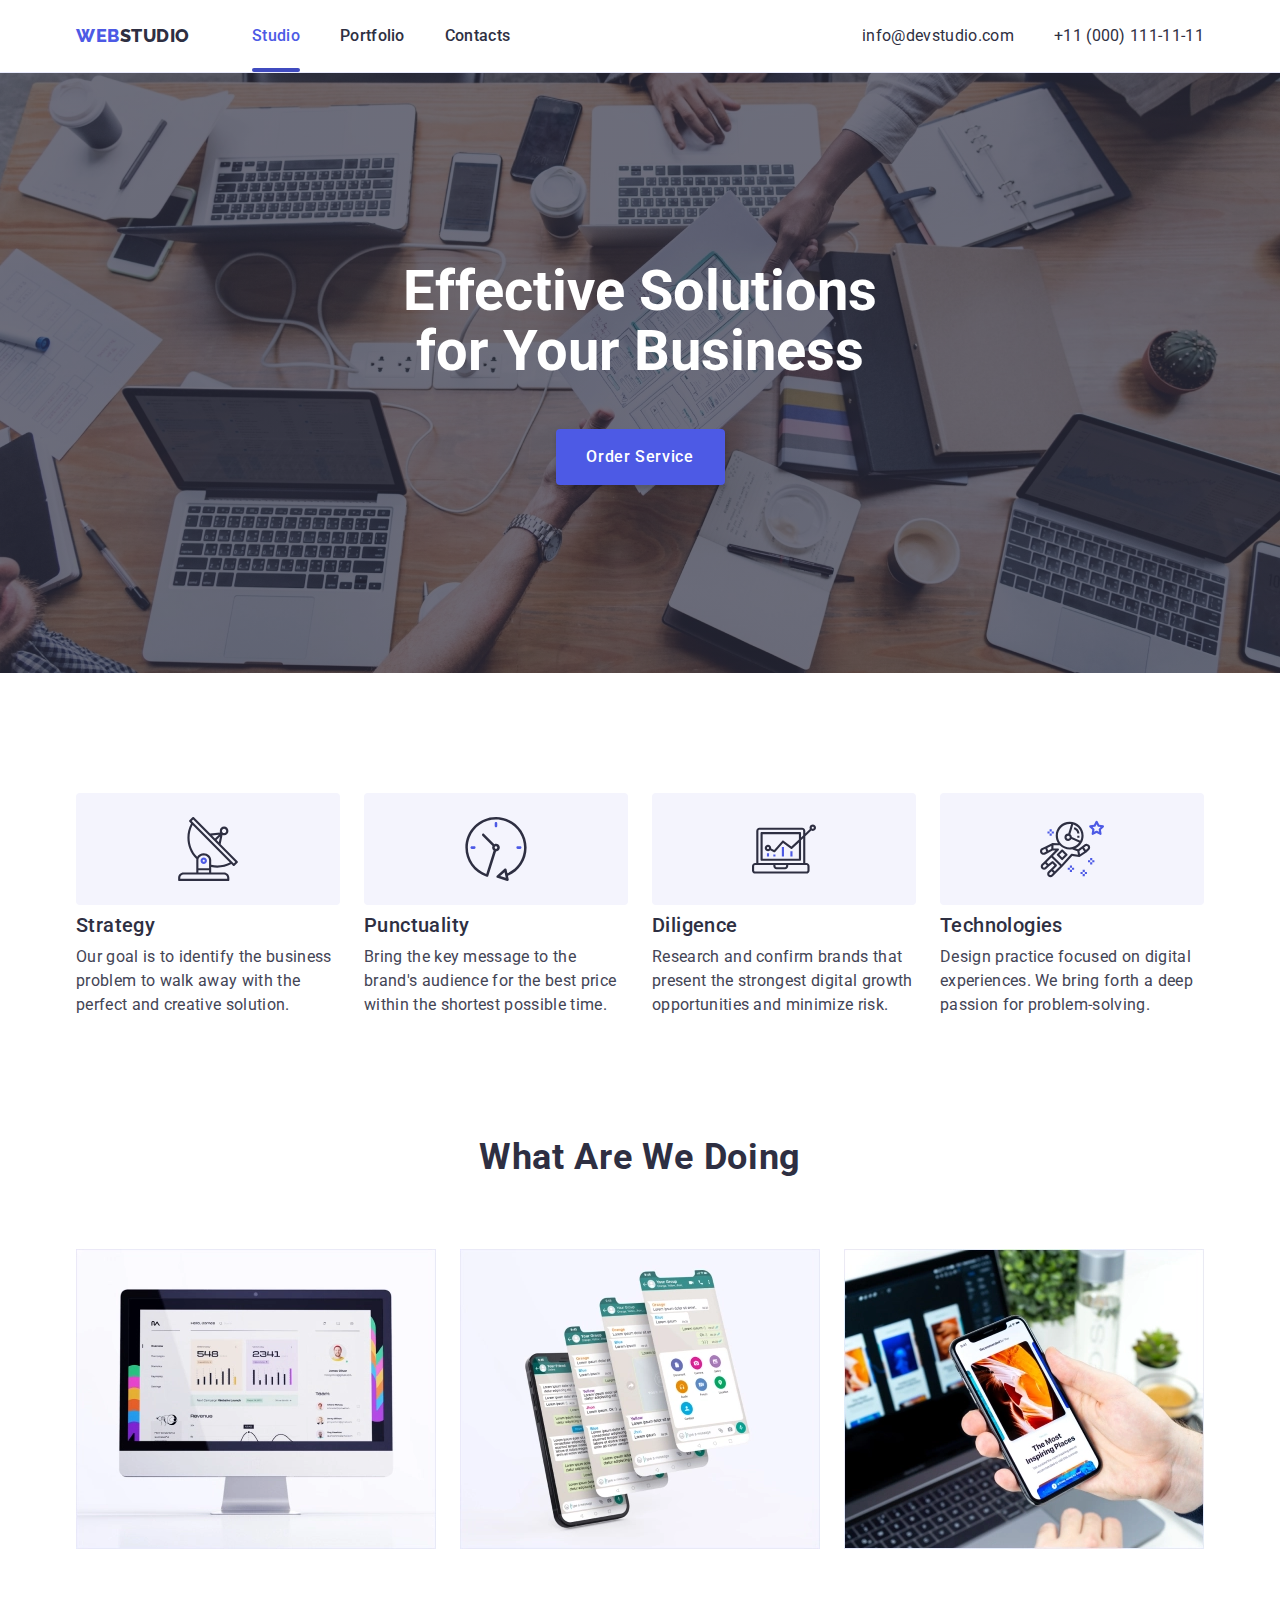
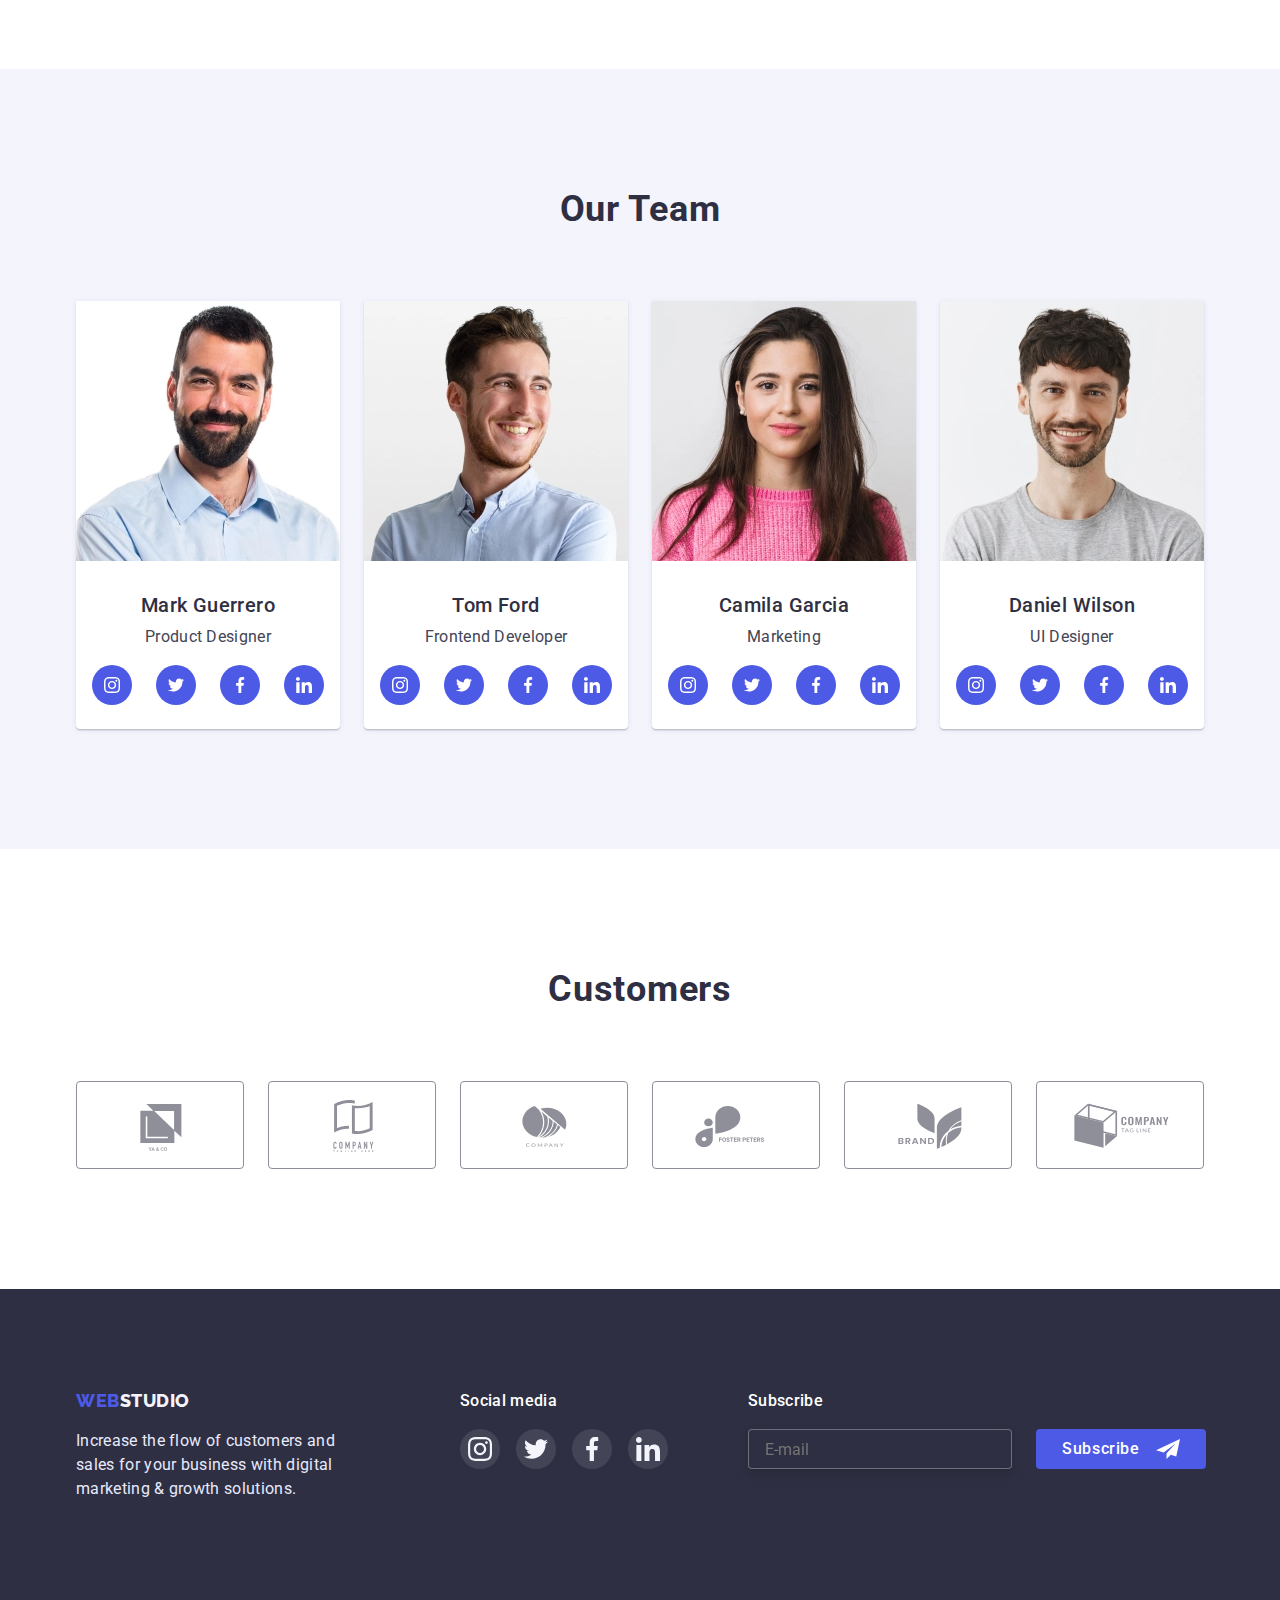
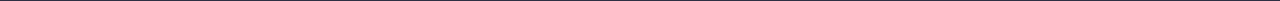
<file: index.html>
<!DOCTYPE html>
<html lang="en">
<head>
    <meta charset="UTF-8">
    <meta http-equiv="X-UA-Compatible" content="IE=edge">
    <meta name="viewport" content="width=device-width, initial-scale=1.0">
    <title>WEBSTUDIO</title>
    <link rel="stylesheet" href="https://cdnjs.cloudflare.com/ajax/libs/modern-normalize/1.1.0/modern-normalize.min.css">
    <link rel="preconnect" href="https://fonts.googleapis.com">
    <link rel="preconnect" href="https://fonts.gstatic.com" crossorigin>
    <link href="https://fonts.googleapis.com/css2?family=Raleway:wght@800&family=Roboto:wght@400;500;700;900&display=swap" rel="stylesheet">
    <link rel="stylesheet" href="./css/styles.css">
</head>
<body>
    <header class="header">
        <div class="container page-header-container">
            <a class="text-logo link" href="./index.html">Web<span class="header-logo">Studio</span></a>
            <nav class="header-nav">
                <ul class="menu list">
                    <li class="menu-item">
                        <a class="menu-link link current" href="./index.html">Studio</a>
                    </li>
                    <li class="menu-item">
                        <a class="menu-link link" href="./portfolio.html">Portfolio</a>
                    </li>
                    <li class="menu-item">
                        <a class="menu-link link" href="">Contacts</a>
                    </li>
                </ul>
            </nav>
            <button type="button" class="mobile-menu-open js-open-menu">
                <svg class="mobile-menu-open-icon" width="47px" height="47px">
                    <use href="./images/icons.svg#icon-hamburger"></use>
                </svg>
            </button>
            <div class="header-contacts-wrap">
                <a class="header-contacts header-tel link" href="mailto:info@devstudio.com">info@devstudio.com</a>
                <a class="header-contacts header-email link" href="tel:+110001111111">+11 (000) 111-11-11</a>
            </div>
        </div>
        <div class="mobile-menu js-menu-container">
            <div class="container mobile-menu-container">
                <button type="button" class="mobile-menu-close-btn js-close-menu">
                    <svg class="mobile-menu-close-btn-icon" width="8px" height="8px">
                        <use href="./images/icons.svg#icon-close"></use>
                    </svg>
                </button>
                <nav class="mobile-nav">
                    <ul class="mobile-nav-menu list">
                        <li class="mobile-nav-menu-item">
                            <a class="mobile-nav-menu-link link" href="./index.html">Studio</a>
                        </li>
                        <li class="mobile-nav-menu-item">
                            <a class="mobile-nav-menu-link link" href="./portfolio.html">Portfolio</a>
                        </li>
                        <li class="mobile-nav-menu-item">
                            <a class="mobile-nav-menu-link link current-mobile" href="">Contacts</a>
                        </li>
                    </ul>
                </nav>
                <div class="mobile-contacts-wrap">
                    <div class="mobile-contacts">
                        <a class="mobile-menu-tel link" href="tel:+110001111111">+11 (000) 111-11-11</a>
                        <a class="mobile-menu-email link" href="mailto:info@devstudio.com">info@devstudio.com</a>
                    </div>
                    <div class="mobile-soc">
                        <ul class="mobile-soc-list list">
                            <li class="mobile-soc-item">
                                <a href="https://www.instagram.com/" 
                                    rel="noopener noreferrer nofollow" 
                                    target="_blank" 
                                    class="mobile-soc-link link">
                                    <svg class="mobile-soc-icon" width="16" height="16">
                                        <use href="./images/icons.svg#icon-instagram"></use>
                                    </svg>
                                </a>
                            </li>
                            <li class="mobile-soc-item">
                                <a href="https://twitter.com/" 
                                    rel="noopener noreferrer nofollow" 
                                    target="_blank" 
                                    class="mobile-soc-link link">
                                    <svg class="mobile-soc-icon" width="16" height="16">
                                        <use href="./images/icons.svg#icon-twitter"></use>
                                    </svg>
                                </a>
                            </li>                                    
                            <li class="mobile-soc-item">
                                <a href="https://www.facebook.com/" 
                                    rel="noopener noreferrer nofollow" 
                                    target="_blank" 
                                    class="mobile-soc-link link">
                                    <svg class="mobile-soc-icon" width="16" height="16">
                                        <use href="./images/icons.svg#icon-facebook"></use>
                                    </svg>
                                </a>
                            </li>
                            <li class="mobile-soc-item">
                                <a href="https://www.linkedin.com/" 
                                    rel="noopener noreferrer nofollow" 
                                    target="_blank" 
                                    class="mobile-soc-link link">
                                    <svg class="mobile-soc-icon" width="16" height="16">
                                        <use href="./images/icons.svg#icon-linkedin"></use>
                                    </svg>
                                </a>
                            </li>
                        </ul>
                    </div>    
                </div>
            </div>
        </div>
    </header>
    <main>
        <section class="section hero">
            <div class="container hero-container">
                <h1 class="hero-title">Effective Solutions for Your Business</h1>   
                <button class="order-btn" type="button" data-modal-open>Order Service</button>
            </div>
        </section>
        <section class="section merits">
            <div class="container merits-container">
                <h2 class="visually-hidden">Merits</h2>
                <ul class="merits-list list">
                    <li class="merits-item">
                        <div class="merits-bg">
                            <svg class="merits-icon" width="64" height="64">
                                <use href="./images/icons.svg#icon-antenna"></use>
                            </svg>
                        </div>
                        <h3 class="sub-title merits-sub-title">Strategy</h3>
                        <p class="regular-text">Our goal is to identify the business problem to walk away with the perfect and creative solution.</p>
                    </li>
                    <li class="merits-item">
                        <div class="merits-bg">
                            <svg class="merits-icon" width="64" height="64">
                                <use href="./images/icons.svg#icon-clock"></use>
                            </svg>
                        </div>
                        <h3 class="sub-title merits-sub-title">Punctuality</h3>
                        <p class="regular-text">Bring the key message to the brand's audience for the best price within the shortest possible time.</p>
                    </li>
                    <li class="merits-item">
                        <div class="merits-bg">
                            <svg class="merits-icon" width="64" height="64">
                                <use href="./images/icons.svg#icon-diagram"></use>
                            </svg>
                        </div>
                        <h3 class="sub-title merits-sub-title">Diligence</h3>
                        <p class="regular-text">Research and confirm brands that present the strongest digital growth opportunities and minimize risk.</p>
                    </li>
                    <li class="merits-item">
                        <div class="merits-bg">
                            <svg class="merits-icon" width="64" height="64">
                                <use href="./images/icons.svg#icon-astronaut"></use>
                            </svg>
                        </div>
                        <h3 class="sub-title merits-sub-title">Technologies</h3>
                        <p class="regular-text">Design practice focused on digital experiences. We bring forth a deep passion for problem-solving.</p>
                    </li>
                </ul>
            </div>
        </section>
        <section class="section accomplishments">
            <div class="container">
                <h2 class="title accomplishments-title">What are we doing</h2>
                <ul class="list">
                    <li>
                        <img 
                        srcset="./images/apple_imac@2x.webp 2x"
                        src="./images/apple_imac.webp" 
                        alt="Apple iMAC desktop personal computer" 
                        width="360" 
                        height="300"></li>
                    <li>
                        <img 
                        srcset="./images/smartphone_app@2x.webp 2x"
                        src="./images/smartphone_app.webp" 
                        alt="Smartphone with social network app" 
                        width="360" 
                        height="300"></li>
                    <li>
                        <img 
                        srcset="./images/travel_recomendation_app@2x.webp 2x"
                        src="./images/travel_recomendation_app.webp" 
                        alt="Photo on smartphone of The Most Inspiring Places" 
                        width="360" 
                        height="300"></li>
                </ul>
            </div>
        </section>       
    <section class="section team">
            <div class="container team-container">
                <h2 class="title team-title">Our Team</h2>
                <ul class="list team-list">
                    <li class="team-card">
                        <img 
                            srcset="./images/product_designer@2x.webp 2x" 
                            src="./images/product_designer.webp"
                            alt="Product Designer photo" 
                            style="width: 100%; height: 260px;">
                        <div class="team-card-wrap">
                            <h3 class="sub-title">Mark Guerrero</h3>
                            <p class="regular-text">Product Designer</p>
                            <ul class="team-soc-list list">
                                <li class="team-soc-item">
                                    <a href="https://www.instagram.com/" rel="noopener noreferrer nofollow" target="_blank" class="team-soc-link link">
                                        <svg class="team-soc-icon" width="16" height="16">
                                            <use href="./images/icons.svg#icon-instagram"></use>
                                        </svg>
                                    </a>
                                </li>
                                <li class="team-soc-item">
                                    <a href="https://twitter.com/" rel="noopener noreferrer nofollow" target="_blank" class="team-soc-link link">
                                        <svg class="team-soc-icon" width="16" height="16">
                                            <use href="./images/icons.svg#icon-twitter"></use>
                                        </svg>
                                    </a>
                                </li>                                    
                                <li class="team-soc-item">
                                    <a href="https://www.facebook.com/" rel="noopener noreferrer nofollow" target="_blank" class="team-soc-link link">
                                        <svg class="team-soc-icon" width="16" height="16">
                                            <use href="./images/icons.svg#icon-facebook"></use>
                                        </svg>
                                    </a>
                                </li>
                                <li class="team-soc-item">
                                    <a href="https://www.linkedin.com/" rel="noopener noreferrer nofollow" target="_blank" class="team-soc-link link">
                                        <svg class="team-soc-icon" width="16" height="16">
                                            <use href="./images/icons.svg#icon-linkedin"></use>
                                        </svg>
                                    </a>
                                </li>
                            </ul>
                        </div>
                    <li class="team-card">
                        <img 
                            srcset="./images/frontend_developer@2x.webp 2x" 
                            src="./images/frontend_developer.webp"
                            alt="Frontend Developer photo" 
                            style="width: 100%; height: 260px;">
                        <div class="team-card-wrap">
                            <h3 class="sub-title">Tom Ford</h3>
                            <p class="regular-text">Frontend Developer</p>
                            <ul class="team-soc-list list">
                                <li class="team-soc-item">
                                    <a href="https://www.instagram.com/" rel="noopener noreferrer nofollow" target="_blank" class="team-soc-link link">
                                        <svg class="team-soc-icon" width="16" height="16">
                                            <use href="./images/icons.svg#icon-instagram"></use>
                                        </svg>
                                    </a>
                                </li>
                                <li class="team-soc-item">
                                    <a href="https://twitter.com/" rel="noopener noreferrer nofollow" target="_blank" class="team-soc-link link">
                                        <svg class="team-soc-icon" width="16" height="16">
                                            <use href="./images/icons.svg#icon-twitter"></use>
                                        </svg>
                                    </a>
                                </li>
                                <li class="team-soc-item">
                                    <a href="https://www.facebook.com/" rel="noopener noreferrer nofollow" target="_blank" class="team-soc-link link">
                                        <svg class="team-soc-icon" width="16" height="16">
                                            <use href="./images/icons.svg#icon-facebook"></use>
                                        </svg>
                                    </a>
                                </li>
                                <li class="team-soc-item">
                                    <a href="https://www.linkedin.com/" rel="noopener noreferrer nofollow" target="_blank" class="team-soc-link link">
                                        <svg class="team-soc-icon" width="16" height="16">
                                            <use href="./images/icons.svg#icon-linkedin"></use>
                                        </svg>
                                    </a>
                                </li>
                            </ul>
                        </div>
                    </li>
                    <li class="team-card">
                        <img 
                            srcset="./images/women_marketing@2x.webp 2x" 
                            src="./images/women_marketing.webp"
                            alt="Photo of women from Marketing" 
                            style="width: 100%; height: 260px;">
                        <div class="team-card-wrap">
                            <h3 class="sub-title">Camila Garcia</h3>
                            <p class="regular-text">Marketing</p>
                            <ul class="team-soc-list list">
                                <li class="team-soc-item">
                                    <a href="https://www.instagram.com/" rel="noopener noreferrer nofollow" target="_blank" class="team-soc-link link">
                                        <svg class="team-soc-icon" width="16" height="16">
                                            <use href="./images/icons.svg#icon-instagram"></use>
                                        </svg>
                                    </a>
                                </li>
                                <li class="team-soc-item">
                                    <a href="https://twitter.com/" rel="noopener noreferrer nofollow" target="_blank" class="team-soc-link link">
                                        <svg class="team-soc-icon" width="16" height="16">
                                            <use href="./images/icons.svg#icon-twitter"></use>
                                        </svg>
                                    </a>
                                </li>
                                <li class="team-soc-item">
                                    <a href="https://www.facebook.com/" rel="noopener noreferrer nofollow" target="_blank" class="team-soc-link link">
                                        <svg class="team-soc-icon" width="16" height="16">
                                            <use href="./images/icons.svg#icon-facebook"></use>
                                        </svg>
                                    </a>
                                </li>
                                <li class="team-soc-item">
                                    <a href="https://www.linkedin.com/" rel="noopener noreferrer nofollow" target="_blank" class="team-soc-link link">
                                        <svg class="team-soc-icon" width="16" height="16">
                                            <use href="./images/icons.svg#icon-linkedin"></use>
                                        </svg>
                                    </a>
                                </li>
                            </ul>
                        </div>
                    </li>
                    <li class="team-card">
                        <img 
                            srcset="./images/ui_designer@2x.webp 2x" 
                            src="./images/ui_designer.webp"
                            alt="User Interface Designer photo" 
                            style="width: 100%; height: 260px;">
                        <div class="team-card-wrap">
                            <h3 class="sub-title">Daniel Wilson</h3>
                            <p class="regular-text">UI Designer</p>
                            <ul class="team-soc-list list">
                                <li class="team-soc-item">
                                    <a href="https://www.instagram.com/" rel="noopener noreferrer nofollow" target="_blank" class="team-soc-link link">
                                        <svg class="team-soc-icon" width="16" height="16">
                                            <use href="./images/icons.svg#icon-instagram"></use>
                                        </svg>
                                    </a>
                                </li>
                                <li class="team-soc-item">
                                    <a href="https://twitter.com/" rel="noopener noreferrer nofollow" target="_blank" class="team-soc-link link">
                                        <svg class="team-soc-icon" width="16" height="16">
                                            <use href="./images/icons.svg#icon-twitter"></use>
                                        </svg>
                                    </a>
                                </li>
                                <li class="team-soc-item">
                                    <a href="https://www.facebook.com/" rel="noopener noreferrer nofollow" target="_blank" class="team-soc-link link">
                                        <svg class="team-soc-icon" width="16" height="16">
                                            <use href="./images/icons.svg#icon-facebook"></use>
                                        </svg>
                                    </a>
                                </li>
                                <li class="team-soc-item">
                                    <a href="https://www.linkedin.com/" rel="noopener noreferrer nofollow" target="_blank" class="team-soc-link link">
                                        <svg class="team-soc-icon" width="16" height="16">
                                            <use href="./images/icons.svg#icon-linkedin"></use>
                                        </svg>
                                    </a>
                                </li>
                            </ul>
                        </div>
                    </li>
                </ul>
            </div>
        </section>
        <section class="section customers">
            <div class="container">
                <h2 class="title">Customers</h2>
                <ul class="customer-list list">
                    <li class="customer-item">
                        <a href="" class="custome-link link">
                            <svg class="customer-icon" width="104" height="56">
                                <use href="./images/icons.svg#icon-yaandco"></use>
                            </svg>
                        </a></li>
                    <li class="customer-item">
                        <a href="" class="custome-link link">
                            <svg class="customer-icon" width="104" height="56">
                                <use href="./images/icons.svg#icon-cotagline"></use>
                            </svg>
                        </a></li>
                    <li class="customer-item">
                        <a href="" class="custome-link link">
                            <svg class="customer-icon" width="104" height="56">
                                <use href="./images/icons.svg#icon-company"></use>
                            </svg>
                        </a></li>
                    <li class="customer-item">
                        <a href="" class="custome-link link">
                            <svg class="customer-icon" width="104" height="56">
                                <use href="./images/icons.svg#icon-foster"></use>
                            </svg>
                        </a></li>
                    <li class="customer-item">
                        <a href="" class="custome-link link">
                            <svg class="customer-icon" width="104" height="56">
                                <use href="./images/icons.svg#icon-brand"></use>
                            </svg>
                        </a></li>
                    <li class="customer-item">
                        <a href="" class="custome-link link">
                            <svg class="customer-icon" width="104" height="56">
                                <use href="./images/icons.svg#icon-tagline"></use>
                            </svg>
                        </a></li>
                </ul>
            </div>
        </section>
    </main>
    <footer class="footer">
        <div class="container footer-container">
            <div class="footer-precept">
                <a class="text-logo link" href="./index.html">Web<span class="footer-logo">Studio</span></a>
                <p class="footer-txt regular-text">Increase the flow of customers and sales for your business with digital marketing & growth solutions.</p>
            </div>
            <div class="social">
                <p class="social-txt">Social media</p>
                <ul class="social-list list">
                    <li class="social-item">
                        <a href="https://www.instagram.com/" rel="noopener noreferrer nofollow" target="_blank" class="social-link link">
                            <svg class="social-icon" width="24" height="24">
                                <use href="./images/icons.svg#icon-instagram"></use>
                            </svg>
                        </a>
                    </li>
                    <li class="social-item">
                        <a href="https://twitter.com/" rel="noopener noreferrer nofollow" target="_blank" class="social-link link">
                            <svg class="social-icon" width="24" height="24">
                                <use href="./images/icons.svg#icon-twitter"></use>
                            </svg>
                        </a>
                    </li>
                    <li class="social-item">
                        <a href="https://www.facebook.com/" rel="noopener noreferrer nofollow" target="_blank" class="social-link link">
                            <svg class="social-icon" width="24" height="24">
                                <use href="./images/icons.svg#icon-facebook"></use>
                            </svg>
                        </a>
                    </li>
                    <li class="social-item">
                        <a href="https://www.linkedin.com/" rel="noopener noreferrer nofollow" target="_blank" class="social-link link">
                            <svg class="social-icon" width="24" height="24">
                                <use href="./images/icons.svg#icon-linkedin"></use>
                            </svg>
                        </a>
                    </li>
                </ul>
            </div>
            <div class="subscribe">
                <form class="subscribe-input">
                    <label class="subscribe-input-field">
                        <span class="subscribe-input-txt">Subscribe</span>
                        <span class="subscribe-wrap">
                            <input 
                                type="email"
                                class="subscribe-input-form"
                                placeholder="E-mail" 
                                name="user_email" 
                                required>
                            <button type="submit" class="subscribe-form-btn">Subscribe
                                <svg class="subscribe-form-btn-icon" width="24px" height="24px">
                                    <use href="./images/icons.svg#icon-send"></use>
                                </svg>
                            </button>
                        </span>
                    </label>
                </form>
            </div>
        </div>
    </footer>
    <div class="backdrop is-hidden" data-modal>
        <div class="modal">
            <button type="button" class="modal-close-btn" data-modal-close>
                <svg class="modal-close-btn-icon">
                    <use href="./images/icons.svg#icon-close"></use>
                </svg>
            </button>
            <p class="modal-txt">Leave your contacts and we will call you back</p>
            <form class="contact-form">
                <label class="contact-form-field">
                    <span class="contact-form-input-txt">Name</span>
                    <span class="contact-form-input-wrap">
                        <input 
                            type="text" 
                            class="contact-form-input" 
                            placeholder="" 
                            name="user_name" 
                            required
                            pattern="^[a-zA-Z]+$">
                        <svg class="contact-form-input-icon">
                            <use href="./images/icons.svg#icon-person"></use>
                        </svg>
                    </span>    
                </label>
                <label class="contact-form-field">
                    <span class="contact-form-input-txt">Phone</span>
                    <span class="contact-form-input-wrap">
                        <input 
                            type="tel" 
                            class="contact-form-input" 
                            placeholder="" 
                            name="user_phone" 
                            required
                            pattern="[0-9]{3}-[0-9]{3}-[0-9]{2}-[0-9]{2}"
                            title="xxx-xxx-xx-xx">
                        <svg class="contact-form-input-icon">
                            <use href="./images/icons.svg#icon-phone"></use>
                        </svg>
                    </span>
                </label>
                <label class="contact-form-field">
                    <span class="contact-form-input-txt">Email</span>
                    <span class="contact-form-input-wrap">
                        <input 
                            type="email" 
                            class="contact-form-input" 
                            placeholder="" 
                            name="user_email" 
                            required>
                        <svg class="contact-form-input-icon">
                            <use href="./images/icons.svg#icon-email"></use>
                        </svg>
                    </span>    
                </label>
                <label class="contact-form-field">
                    <span class="contact-form-input-txt">Comment</span>
                    <textarea 
                        name="user-message" 
                        class="contact-form-message" 
                        placeholder="Text input"
                    ></textarea>
                </label>
                <div class="contact-form-fieldset-wrap">                
                    <input 
                        id="user-policy"
                        type="checkbox" 
                        class="contact-form-check visually-hidden" 
                        name="user_policy">
                    <label 
                        for="user-policy" 
                        class="contact-form-fieldset-desc"
                        >I accept the terms and conditions of the&nbsp;<a href="" class="contact-form-fieldset-link">Privacy Policy</a>
                    </label>
                </div>
                <div class="contact-form-btn-wrap">
                    <button type="submit" class="contact-form-btn">Send</button>
                </div>
            </form>
        </div>
    </div>
    <script src="./js/mobile-menu.js"></script>
    <script src="./js/modal.js"></script>
</body>
</html>
</file>
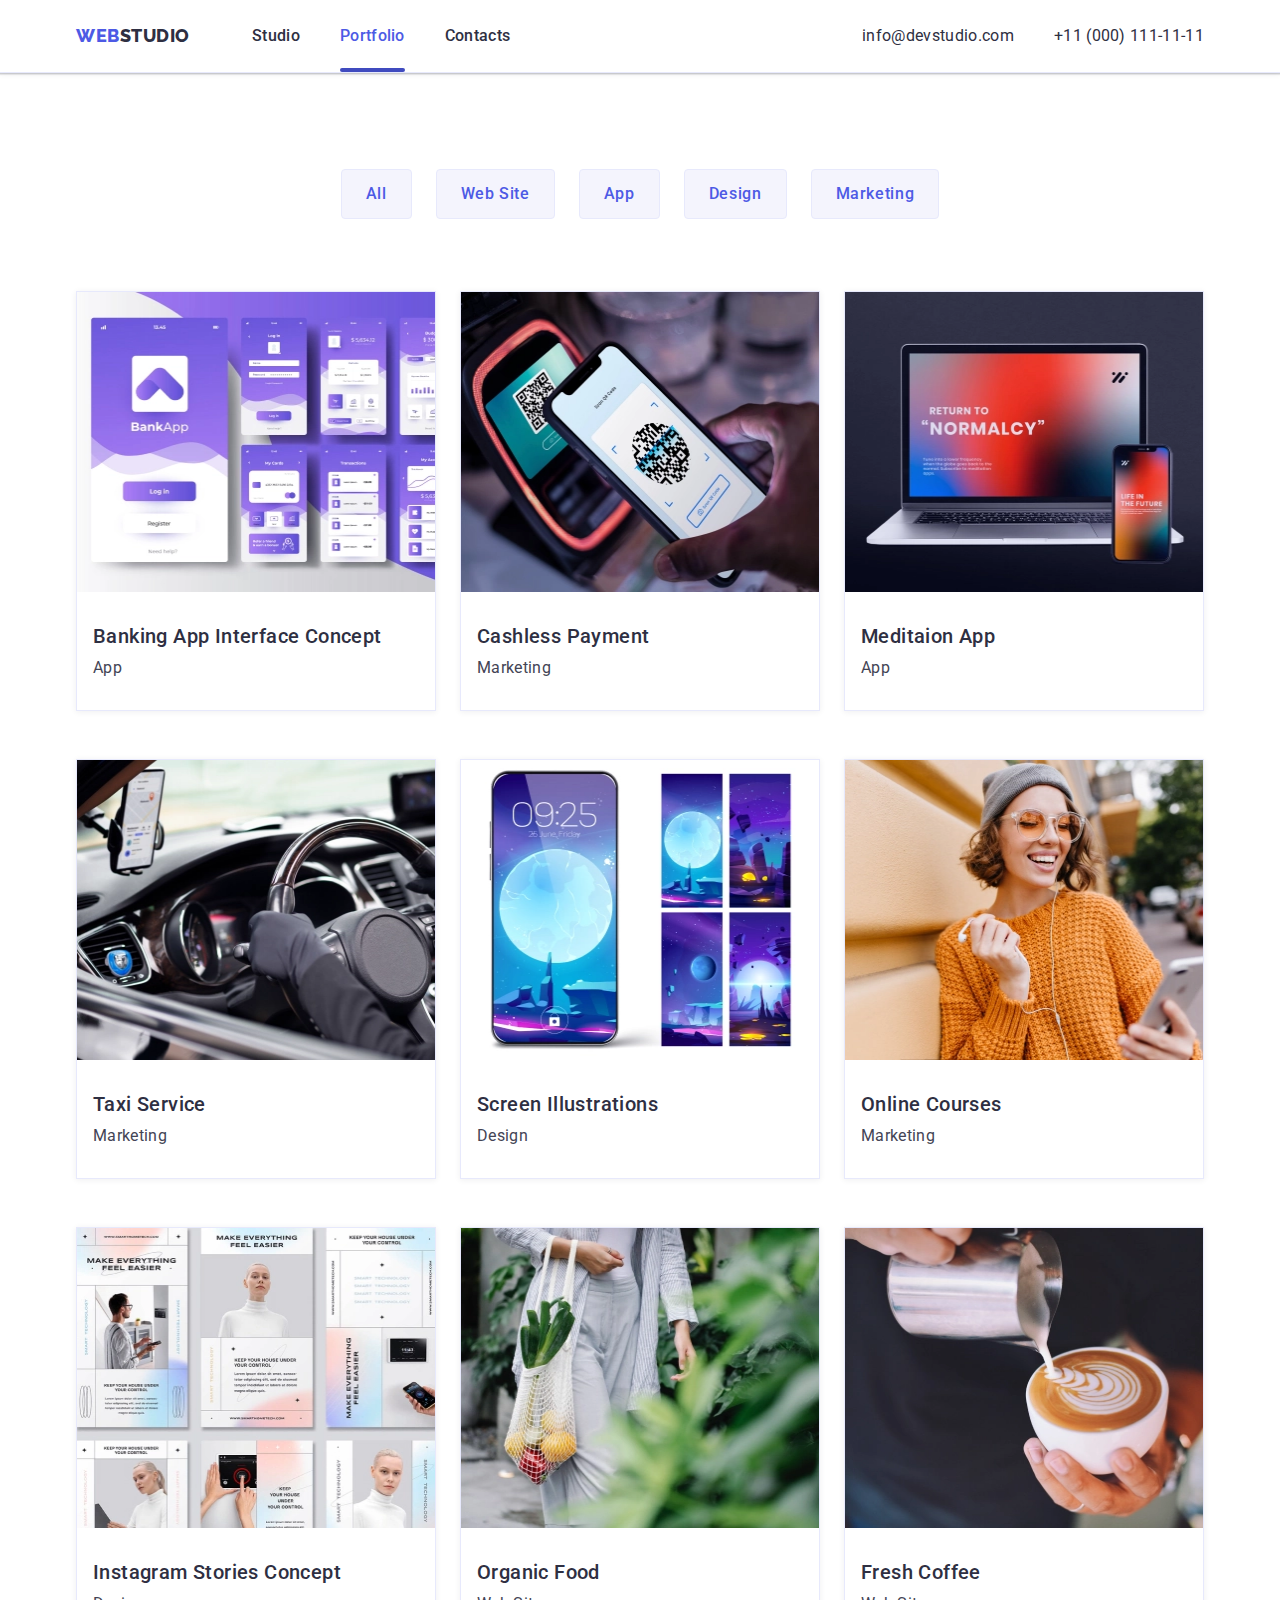
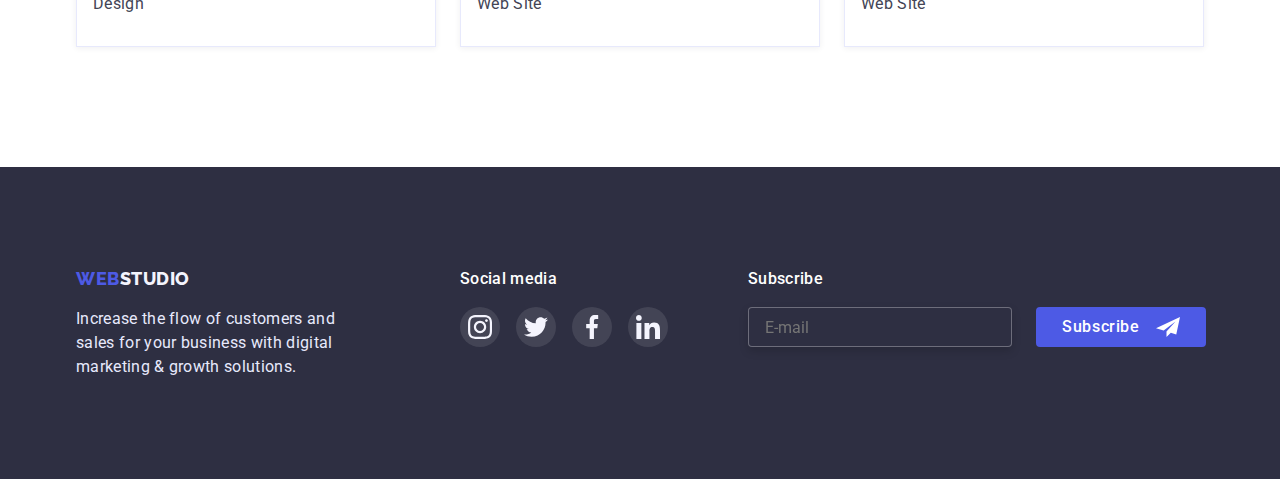
<file: portfolio.html>
<!DOCTYPE html>
<html lang="en">
<head>
    <meta charset="UTF-8">
    <meta http-equiv="X-UA-Compatible" content="IE=edge">
    <meta name="viewport" content="width=device-width, initial-scale=1.0">
    <title>Portfolio</title>
    <link rel="stylesheet" href="https://cdnjs.cloudflare.com/ajax/libs/modern-normalize/1.1.0/modern-normalize.min.css">
    <link rel="preconnect" href="https://fonts.googleapis.com">
    <link rel="preconnect" href="https://fonts.gstatic.com" crossorigin>
    <link href="https://fonts.googleapis.com/css2?family=Raleway:wght@800&family=Roboto:wght@400;500;700;900&display=swap" rel="stylesheet">
    <link rel="stylesheet" href="./css/styles.css">
</head>
<body>
    <header class="header">
        <div class="container page-header-container">
            <a class="text-logo link" href="./index.html">Web<span class="header-logo">Studio</span></a>
            <nav class="header-nav">
                <ul class="menu list">
                    <li class="menu-item">
                        <a class="menu-link link" href="./index.html">Studio</a>
                    </li>
                    <li class="menu-item">
                        <a class="menu-link link current" href="./portfolio.html">Portfolio</a>
                    </li>
                    <li class="menu-item">
                        <a class="menu-link link" href="">Contacts</a>
                    </li>
                </ul>
            </nav>
            <button type="button" class="mobile-menu-open js-open-menu" aria-expanded="true" aria-controls="mobile-menu">
                <svg class="mobile-menu-open-icon" width="32px" height="22px">
                    <use href="./images/icons.svg#icon-hamburger"></use>
                </svg>
            </button>
            <div class="header-contacts-wrap">
                <a class="header-contacts header-tel link" href="mailto:info@devstudio.com">info@devstudio.com</a>
                <a class="header-contacts header-email link" href="tel:+110001111111">+11 (000) 111-11-11</a>
            </div>
        </div>
        <div class="mobile-menu js-menu-container">
            <div class="container mobile-menu-container">
                <button type="button" class="mobile-menu-close-btn js-close-menu">
                    <svg class="mobile-menu-close-btn-icon" width="8px" height="8px">
                        <use href="./images/icons.svg#icon-close"></use>
                    </svg>
                </button>
                <nav class="mobile-nav">
                    <ul class="mobile-nav-menu list">
                        <li class="mobile-nav-menu-item">
                            <a class="mobile-nav-menu-link link" href="./index.html">Studio</a>
                        </li>
                        <li class="mobile-nav-menu-item">
                            <a class="mobile-nav-menu-link link" href="./portfolio.html">Portfolio</a>
                        </li>
                        <li class="mobile-nav-menu-item">
                            <a class="mobile-nav-menu-link link current-mobile" href="">Contacts</a>
                        </li>
                    </ul>
                </nav>
                <div class="mobile-contacts-wrap">
                    <div class="mobile-contacts">
                        <a class="mobile-menu-tel link" href="tel:+110001111111">+11 (000) 111-11-11</a>
                        <a class="mobile-menu-email link" href="mailto:info@devstudio.com">info@devstudio.com</a>
                    </div>
                    <div class="mobile-soc">
                        <ul class="mobile-soc-list list">
                            <li class="mobile-soc-item">
                                <a href="https://www.instagram.com/" 
                                    rel="noopener noreferrer nofollow" 
                                    target="_blank" 
                                    class="mobile-soc-link link">
                                    <svg class="mobile-soc-icon" width="16" height="16">
                                        <use href="./images/icons.svg#icon-instagram"></use>
                                    </svg>
                                </a>
                            </li>
                            <li class="mobile-soc-item">
                                <a href="https://twitter.com/" 
                                    rel="noopener noreferrer nofollow" 
                                    target="_blank" 
                                    class="mobile-soc-link link">
                                    <svg class="mobile-soc-icon" width="16" height="16">
                                        <use href="./images/icons.svg#icon-twitter"></use>
                                    </svg>
                                </a>
                            </li>                                    
                            <li class="mobile-soc-item">
                                <a href="https://www.facebook.com/" 
                                    rel="noopener noreferrer nofollow" 
                                    target="_blank" 
                                    class="mobile-soc-link link">
                                    <svg class="mobile-soc-icon" width="16" height="16">
                                        <use href="./images/icons.svg#icon-facebook"></use>
                                    </svg>
                                </a>
                            </li>
                            <li class="mobile-soc-item">
                                <a href="https://www.linkedin.com/" 
                                    rel="noopener noreferrer nofollow" 
                                    target="_blank" 
                                    class="mobile-soc-link link">
                                    <svg class="mobile-soc-icon" width="16" height="16">
                                        <use href="./images/icons.svg#icon-linkedin"></use>
                                    </svg>
                                </a>
                            </li>
                        </ul>
                    </div>    
                </div>
            </div>
        </div>
    </header>
    <main>
        <section class="section projects">
            <div class="container projects-container">
                <h2 class="visually-hidden">Filters</h2>
                <ul class="projects-filters list">
                    <li><button class="filter-btn" type="button">All</button></li>
                    <li><button class="filter-btn" type="button">Web Site</button></li>
                    <li><button class="filter-btn" type="button">App</button></li>
                    <li><button class="filter-btn" type="button">Design</button></li>
                    <li><button class="filter-btn" type="button">Marketing</button></li>
                </ul>
                <ul class="project-cards list">
                    <li class="project-card">
                        <a href="#" class="projects-list-link-wrap link">
                            <div class="img-wrapper">
                                <picture>
                                    <source 
                                        srcset="./images/banking_app_interface_concept.webp 1x,
                                                ./images/banking_app_interface_concept@2x.webp 2x"
                                        media="(min-width: 1200px)">
                                    <source 
                                        srcset="./images/banking_app_interface_concept_tablet.webp 1x,
                                                ./images/banking_app_interface_concept_tablet@2x.webp 2x"
                                        media="(min-width: 768px)">
                                    <source 
                                        srcset="./images/banking_app_interface_concept_mobile.webp 1x,
                                                ./images/banking_app_interface_concept_mobile@2x.webp 2x"
                                        media="(max-width: 767px)">
                                    <img 
                                        src="./images/banking_app_interface_concept.webp" 
                                        alt="Banking App Interface Concept"
                                        class="projects-img"  
                                        style="width: 100%; height: 100%;">
                                </picture>
                                <p class="projects-overlay regular-text">14 Stylish and User-Friendly App Design Concepts · Task Manager App · Calorie Tracker App · Exotic Fruit Ecommerce App · Cloud Storage App</p>
                            </div>
                            <div class="card-wrap">
                                <h3 class="sub-title">Banking App Interface Concept</h3>
                                <p class="regular-text">App</p>
                            </div>                        
                        </a>
                    </li>
                    <li class="project-card">
                        <a href="#" class="projects-list-link-wrap link">
                            <div class="img-wrapper">
                                <picture>
                                    <source 
                                        srcset="./images/cashless_payment.webp 1x,
                                                ./images/cashless_payment@2x.webp 2x"
                                        media="(min-width: 1200px)">
                                    <source 
                                        srcset="./images/cashless_payment_tablet.webp 1x,
                                                ./images/cashless_payment_tablet@2x.webp 2x"
                                        media="(min-width: 768px)">
                                    <source 
                                        srcset="./images/cashless_payment_mobile.webp 1x,
                                                ./images/cashless_payment_mobile@2x.webp 2x"
                                        media="(max-width: 767px)">
                                    <img 
                                        class="projects-img" 
                                        src="./images/cashless_payment.webp" 
                                        alt="Cashless Payment" 
                                        style="width: 100%; height: 100%;">
                                </picture>
                                <p class="projects-overlay regular-text">14 Stylish and User-Friendly App Design Concepts · Task Manager App · Calorie Tracker App · Exotic Fruit Ecommerce App · Cloud Storage App</p>
                            </div>
                            <div class="card-wrap">
                                <h3 class="sub-title">Cashless Payment</h3>
                                <p class="regular-text">Marketing</p>
                            </div>                        
                        </a>
                    </li>
                    <li class="project-card">
                        <a href="#" class="projects-list-link-wrap link">
                            <div class="img-wrapper">
                                <picture>
                                    <source 
                                        srcset="./images/meditaion_app.webp 1x,
                                                ./images/meditaion_app@2x.webp 2x"
                                        media="(min-width: 1200px)">
                                    <source 
                                        srcset="./images/meditaion_app_tablet.webp 1x,
                                                ./images/meditaion_app_tablet@2x.webp 2x"
                                        media="(min-width: 768px)">
                                    <source 
                                        srcset="./images/meditaion_app_mobile.webp 1x,
                                                ./images/meditaion_app_mobile@2x.webp 2x"
                                        media="(max-width: 767px)">
                                    <img 
                                        class="projects-img" 
                                        src="./images/meditaion_app.webp" 
                                        alt="Meditaion App" 
                                        style="width: 100%; height: 100%;">
                                </picture>
                                <p class="projects-overlay regular-text">14 Stylish and User-Friendly App Design Concepts · Task Manager App · Calorie Tracker App · Exotic Fruit Ecommerce App · Cloud Storage App</p>
                            </div>
                            <div class="card-wrap">
                                <h3 class="sub-title">Meditaion App</h3>
                                <p class="regular-text">App</p>
                            </div>                        
                        </a>
                    </li>
                    <li class="project-card">
                        <a href="#" class="projects-list-link-wrap link">
                            <div class="img-wrapper">
                                <picture>
                                    <source 
                                        srcset="./images/taxi_service.webp 1x,
                                                ./images/taxi_service@2x.webp 2x"
                                        media="(min-width: 1200px)">
                                    <source 
                                        srcset="./images/taxi_service_tablet.webp 1x,
                                                ./images/taxi_service_tablet@2x.webp 2x"
                                        media="(min-width: 768px)">
                                    <source 
                                        srcset="./images/taxi_service_mobile.webp 1x,
                                                ./images/taxi_service_mobile@2x.webp 2x"
                                        media="(max-width: 767px)">
                                    <img 
                                        class="projects-img" 
                                        src="./images/taxi_service.webp" 
                                        alt="Taxi Service" 
                                        style="width: 100%; height: 100%;">
                                </picture>
                                <p class="projects-overlay regular-text">14 Stylish and User-Friendly App Design Concepts · Task Manager App · Calorie Tracker App · Exotic Fruit Ecommerce App · Cloud Storage App</p>
                            </div>
                            <div class="card-wrap">
                                <h3 class="sub-title">Taxi Service</h3>
                                <p class="regular-text">Marketing</p>
                            </div>                        
                        </a>
                    </li>
                    <li class="project-card">
                        <a href="#" class="projects-list-link-wrap link">
                            <div class="img-wrapper">
                                <picture>
                                    <source 
                                        srcset="./images/screen_illustrations.webp 1x,
                                                ./images/screen_illustrations@2x.webp 2x"
                                        media="(min-width: 1200px)">
                                    <source 
                                        srcset="./images/screen_illustrations_tablet.webp 1x,
                                                ./images/screen_illustrations_tablet@2x.webp 2x"
                                        media="(min-width: 768px)">
                                    <source 
                                        srcset="./images/screen_illustrations_mobile.webp 1x,
                                                ./images/screen_illustrations_mobile@2x.webp 2x"
                                        media="(max-width: 767px)">
                                    <img 
                                        class="projects-img" 
                                        src="./images/screen_illustrations.webp" 
                                        alt="Screen Illustrations" 
                                        style="width: 100%; height: 100%;">
                                </picture>
                                <p class="projects-overlay regular-text">14 Stylish and User-Friendly App Design Concepts · Task Manager App · Calorie Tracker App · Exotic Fruit Ecommerce App · Cloud Storage App</p>
                            </div>
                            <div class="card-wrap">
                                <h3 class="sub-title">Screen Illustrations</h3>
                                <p class="regular-text">Design</p>
                            </div>                        
                        </a>
                    </li>
                    <li class="project-card">
                        <a href="#" class="projects-list-link-wrap link">
                            <div class="img-wrapper">
                                <picture>
                                    <source 
                                        srcset="./images/online_courses.webp 1x,
                                                ./images/online_courses@2x.webp 2x"
                                        media="(min-width: 1200px)">
                                    <source 
                                        srcset="./images/online_courses_tablet.webp 1x,
                                                ./images/online_courses_tablet@2x.webp 2x"
                                        media="(min-width: 768px)">
                                    <source 
                                        srcset="./images/online_courses_mobile.webp 1x,
                                                ./images/online_courses_mobile@2x.webp 2x"
                                        media="(max-width: 767px)">
                                    <img 
                                        class="projects-img" 
                                        src="./images/online_courses.webp" 
                                        alt="Online Courses" 
                                        style="width: 100%; height: 100%;">
                                </picture>
                                <p class="projects-overlay regular-text">14 Stylish and User-Friendly App Design Concepts · Task Manager App · Calorie Tracker App · Exotic Fruit Ecommerce App · Cloud Storage App</p>
                            </div>
                            <div class="card-wrap">
                                <h3 class="sub-title">Online Courses</h3>
                                <p class="regular-text">Marketing</p>
                            </div>                        
                        </a>
                    </li>
                    <li class="project-card">
                        <a href="#" class="projects-list-link-wrap link">
                            <div class="img-wrapper">
                                <picture>
                                    <source 
                                        srcset="./images/instagram_stories_concept.webp 1x,
                                                ./images/instagram_stories_concept@2x.webp 2x"
                                        media="(min-width: 1200px)">
                                    <source 
                                        srcset="./images/instagram_stories_concept_tablet.webp 1x,
                                                ./images/instagram_stories_concept_tablet@2x.webp 2x"
                                        media="(min-width: 768px)">
                                    <source 
                                        srcset="./images/instagram_stories_concept_mobile.webp 1x,
                                                ./images/instagram_stories_concept_mobile@2x.webp 2x"
                                        media="(max-width: 767px)">
                                    <img 
                                        class="projects-img" 
                                        src="./images/instagram_stories_concept.webp" 
                                        alt="Instagram Stories Concept" 
                                        style="width: 100%; height: 100%;">
                                </picture>
                                <p class="projects-overlay regular-text">14 Stylish and User-Friendly App Design Concepts · Task Manager App · Calorie Tracker App · Exotic Fruit Ecommerce App · Cloud Storage App</p>
                            </div>
                            <div class="card-wrap">
                                <h3 class="sub-title">Instagram Stories Concept</h3>
                                <p class="regular-text">Design</p>
                            </div>                        
                        </a>
                    </li>
                    <li class="project-card">
                        <a href="#" class="projects-list-link-wrap link">
                            <div class="img-wrapper">
                                <picture>
                                    <source 
                                        srcset="./images/organic_food.webp 1x,
                                                ./images/organic_food@2x.webp 2x"
                                        media="(min-width: 1200px)">
                                    <source 
                                        srcset="./images/organic_food_tablet.webp 1x,
                                                ./images/organic_food_tablet@2x.webp 2x"
                                        media="(min-width: 768px)">
                                    <source 
                                        srcset="./images/organic_food_mobile.webp 1x,
                                                ./images/organic_food_mobile@2x.webp 2x"
                                        media="(max-width: 767px)">
                                    <img 
                                        class="projects-img" 
                                        src="./images/organic_food.webp" 
                                        alt="Organic Food" 
                                        style="width: 100%; height: 100%;">
                                </picture>
                                <p class="projects-overlay regular-text">14 Stylish and User-Friendly App Design Concepts · Task Manager App · Calorie Tracker App · Exotic Fruit Ecommerce App · Cloud Storage App</p>
                            </div>
                            <div class="card-wrap">
                                <h3 class="sub-title">Organic Food</h3>
                                <p class="regular-text">Web Site</p>
                            </div>                        
                        </a>
                    </li>
                    <li class="project-card">
                        <a href="#" class="projects-list-link-wrap link">
                            <div class="img-wrapper">
                                <picture>
                                    <source 
                                        srcset="./images/fresh_coffee.webp 1x,
                                                ./images/fresh_coffee@2x.webp 2x"
                                        media="(min-width: 1200px)">
                                    <source 
                                        srcset="./images/fresh_coffee_tablet.webp 1x,
                                                ./images/fresh_coffee_tablet@2x.webp 2x"
                                        media="(min-width: 768px)">
                                    <source 
                                        srcset="./images/fresh_coffee_mobile.webp 1x,
                                                ./images/fresh_coffee_mobile@2x.webp 2x"
                                        media="(max-width: 767px)">
                                    <img 
                                        class="projects-img" 
                                        src="./images/fresh_coffee.webp" 
                                        alt="Fresh Coffee" 
                                        style="width: 100%; height: 100%;">
                                </picture>
                                <p class="projects-overlay regular-text">14 Stylish and User-Friendly App Design Concepts · Task Manager App · Calorie Tracker App · Exotic Fruit Ecommerce App · Cloud Storage App</p>
                            </div>
                            <div class="card-wrap">
                                <h3 class="sub-title">Fresh Coffee</h3>
                                <p class="regular-text">Web Site</p>
                            </div>                        
                        </a>
                    </li>
                </ul>
            </div>
        </section>
    </main>
    <footer class="footer">
        <div class="container footer-container">
            <div class="footer-precept">
                <a class="text-logo link" href="./index.html">Web<span class="footer-logo">Studio</span></a>
                <p class="footer-txt regular-text">Increase the flow of customers and sales for your business with digital marketing & growth solutions.</p>
            </div>
            <div class="social">
                <p class="social-txt">Social media</p>
                <ul class="social-list list">
                    <li class="social-item">
                        <a href="https://www.instagram.com/" rel="noopener noreferrer nofollow" target="_blank" class="social-link link">
                            <svg class="social-icon" width="24" height="24">
                                <use href="./images/icons.svg#icon-instagram"></use>
                            </svg>
                        </a>
                    </li>
                    <li class="social-item">
                        <a href="https://twitter.com/" rel="noopener noreferrer nofollow" target="_blank" class="social-link link">
                            <svg class="social-icon" width="24" height="24">
                                <use href="./images/icons.svg#icon-twitter"></use>
                            </svg>
                        </a>
                    </li>
                    <li class="social-item">
                        <a href="https://www.facebook.com/" rel="noopener noreferrer nofollow" target="_blank" class="social-link link">
                            <svg class="social-icon" width="24" height="24">
                                <use href="./images/icons.svg#icon-facebook"></use>
                            </svg>
                        </a>
                    </li>
                    <li class="social-item">
                        <a href="https://www.linkedin.com/" rel="noopener noreferrer nofollow" target="_blank" class="social-link link">
                            <svg class="social-icon" width="24" height="24">
                                <use href="./images/icons.svg#icon-linkedin"></use>
                            </svg>
                        </a>
                    </li>
                </ul>
            </div>
            <div class="subscribe">
                <form class="subscribe-input">
                    <label class="subscribe-input-field">
                        <span class="subscribe-input-txt">Subscribe</span>
                        <span class="subscribe-wrap">
                            <input 
                                type="email"
                                class="subscribe-input-form"
                                placeholder="E-mail" 
                                name="user_email" 
                                required>
                            <button type="submit" class="subscribe-form-btn">Subscribe
                                <svg class="subscribe-form-btn-icon" width="24px" height="24px">
                                    <use href="./images/icons.svg#icon-send"></use>
                                </svg>
                            </button>
                        </span>
                    </label>
                </form>
            </div>
        </div>
    </footer>
    <script src="./js/mobile-menu.js"></script>
</body>
</html>
</file>
<file: css/styles.css>
:root {
    --primary-brand: #4D5AE5;
    --active-state: #404BBF;
    --dark: #2E2F42;
    --bg-gradient: linear-gradient(rgba(46, 47, 66, 0.7), rgba(46, 47, 66, 0.7));
    --transition-stand: cubic-bezier(0.4, 0, 0.2, 1);
}
p, h1, h2, h3, h4, h5, h6 {
    margin: 0;
}
ul, ol {
    margin: 0;
    padding-left: 0;
}
img {
    display: block;
}
/* -------------------- CLOBAL TYPOGRAPHY -------------------- */
body {
    font-family: 'Roboto', sans-serif;
    color: #434455;
    font-size: 16px;
}
.title {
    font-weight: 700;
    font-size: 36px;
    line-height: calc(40/36);
    text-align: center;
    text-transform: capitalize;
    color: var(--dark);
    letter-spacing: 0.02em;
}
.sub-title {
    font-weight: 500;
    font-size: 20px;
    line-height: calc(24/20);
    color: var(--dark);
    letter-spacing: 0.02em;
}
.regular-text {
    line-height: calc(24/16);
    letter-spacing: 0.02em;
    color: #434455;
}
/* -------------------- AUXILIARY -------------------- */
.container {
    padding-inline: 15px;
}
@media screen and (min-width: 480px) {
    .container {
        width: 426px;
        margin: auto;
    }
}
@media screen and (min-width: 768px) {
    .container {
        width: 766px;
    }
}@media screen and (min-width: 1200px) {
    .container {
        width: 1158px;
    }
}
.visually-hidden {
    position: absolute;
    width: 1px;
    height: 1px;
    margin: -1px;
    border: 0;
    padding: 0;
    white-space: nowrap;
    clip-path: inset(100%);
    clip: rect(0 0 0 0);
    overflow: hidden;
}
.list {
    list-style: none;
    display: flex;
    flex-wrap: wrap;
    justify-content: space-between;
}
.link {
    text-decoration: none;
}
/* -------------------- HEADER -------------------- */
.header {
    line-height: calc(24/16);
    letter-spacing: 0.02em;
    border-bottom: 1px solid #E7E9FC;
    box-shadow: 
        0px 2px 1px rgba(46, 47, 66, 0.08), 
        0px 1px 1px rgba(46, 47, 66, 0.16), 
        0px 1px 6px rgba(46, 47, 66, 0.08);
}
.header-logo {
    color: var(--dark);
}
.text-logo {
    font-family: 'Raleway';
    font-weight: 800;
    font-size: 18px;
    line-height: calc(24/18);
    letter-spacing: 0.03em;
    text-transform: uppercase;
    color: var(--primary-brand);
}
@media screen and (max-width: 767px) {
    .menu {
        display: none
    }
    .header-contacts-wrap {
        display: none
    }
    .page-header-container {
        display: flex;
        align-items: center;
        justify-content: space-between;
        padding-block: 24px;
    }
    .mobile-menu-open {
        background-color: transparent;
        border: none;
        line-height: 0;
        padding: 0;
        cursor: pointer;
        width: 24px;
        height: 24px;
        display: flex;
        align-items: center;
        justify-content: center;
        overflow: visible;
    }
    .mobile-menu-open-icon {
        overflow: visible;
    }
    .mobile-menu {
        position: fixed;
        top: 0;
        left: 50%;
        transform: translateX(-50%);
        width: 100%;
        height: 100%;
        max-height: 796px;
        box-shadow: 0 0 0 100vmax rgba(0, 0, 0, 0.5);
        background-color: #FFFFFF;
        z-index: 1000;
        opacity: 0;
        visibility: hidden;
        pointer-events: none;
        transition: 
            opacity 250ms var(--transition-stand),
            visibility 250ms var(--transition-stand);
    }
    .mobile-menu.is-open {
        opacity: 1;
        visibility: visible;
        pointer-events: auto;
    }
    .mobile-menu-container {
        height: 100%;
        position: relative;
        padding: 80px 40px 40px 40px;
    }
    .mobile-menu-close-btn {
        position: absolute;
        top: 40px;
        right: 15px;
        width: 24px;
        height: 24px;
        background: #E7E9FC;
        border: 1px solid rgba(0, 0, 0, 0.1);
        border-radius: 50%;
        padding: 0;
        display: flex;
        justify-content: center;
        align-items: center;
        cursor: pointer;
        transition: 
            background-color 250ms var(--transition-stand),
            fill 250ms var(--transition-stand);
    }
    .mobile-menu-close-btn:hover,
    .mobile-menu-close-btn:focus {
        background-color: var(--active-state);
        fill: #FFFFFF;
    }
    .mobile-nav {
        margin-bottom: 284px;
    }
    .mobile-nav-menu {
        display: flex;
        flex-direction: column;
        gap: 40px;
    }
    .mobile-nav-menu-link {
        font-weight: 700;
        font-size: 36px;
        line-height: calc(40/36);
        letter-spacing: 0.02em;
        text-transform: capitalize;
        color: var(--dark);
        transition: 
            color 250ms var(--transition-stand);
    }
    .mobile-nav-menu-link:hover,
    .mobile-nav-menu-link:focus,
    .mobile-nav-menu-link:active {
        color: var(--active-state);
    }
    .current-mobile {
        color: var(--active-state);
    }
    .mobile-contacts-wrap {
        position: absolute;
        bottom: 40px;
        width: calc(100% - 80px);
    }
    .mobile-contacts {
        display: flex;
        flex-direction: column;
        margin-bottom: 48px;
        gap: 40px;
    }
    .mobile-menu-tel {
        font-weight: 600;
        font-size: 36px;
        line-height: calc(40/36);
        text-transform: capitalize;
        color: var(--primary-brand);
        transition: 
            color 250ms var(--transition-stand);
    }
    .mobile-menu-tel:hover,
    .mobile-menu-tel:focus {
        color: var(--active-state);
    }
    .mobile-menu-email {
        font-weight: 500;
        font-size: 20px;
        line-height: calc(24/20);
        letter-spacing: 0.02em;
        color: #434455;
    }
    .mobile-menu-email:hover,
    .mobile-menu-email:focus {
        color: var(--active-state);
    }
    .mobile-soc-item {
        width: 40px;
        height: 40px;
    }
    .mobile-soc-link {
        width: 100%;
        height: 100%;
        background-color: var(--primary-brand);
        border-radius: 50%;
        display: flex;
        align-items: center;
        justify-content: center;
        transition: 
            background 250ms var(--transition-stand); 
    }
    .mobile-soc-link:hover,
    .mobile-soc-link:focus {
        background: var(--active-state);
    }
    .mobile-soc-icon {
        fill: #FFFFFF;
    }
}
@media screen and (min-width: 768px) {
    .mobile-menu {
        display: none;
    }
    .mobile-menu-open {
        display: none;
    }
    .header {
        padding-block: 10px;
    }
    .page-header-container {
        display: flex;
        align-items: center;
        justify-content: space-between;
    }
    .header-nav {
        display: flex;
        align-items: center;
    }
    .menu {
        display: flex;
        align-items: center;
        gap: 40px;
    }
    .header-contacts-wrap {
        display: flex;
        flex-direction: column;
        gap: 4px;
    }
    .menu-link {
        position: relative;
        font-weight: 500;
        color: var(--dark);
        transition: 
            color 250ms var(--transition-stand);
    }
    .menu-link::after {
        opacity: 0;
        transition: 
            opacity 250ms var(--transition-stand);
        position: absolute;
        content: '';
        width: 100%;
        height: 4px;
        top: 42px;
        left: 0px;
        background: var(--active-state);
        border-radius: 2px;
    }
    .menu-link:hover::after,
    .menu-link:focus::after {
        opacity: 1;
    }
    .menu-link:focus,
    .menu-link:hover, 
    .menu-link:active {
        color: var(--primary-brand);
    }
    .current {
        color: var(--primary-brand);
    }
    .current::after {
        opacity: 1;
        position: absolute;
        content: '';
        width: 100%;
        height: 4px;
        top: 42px;
        left: 0px;
        background: var(--active-state);
        border-radius: 2px;
    }
    .header-contacts {
        color: var(--dark);
        transition: 
            color 250ms var(--transition-stand);
    }
    .header-contacts:focus,
    .header-contacts:hover {
        color: var(--primary-brand);
    }
}
@media screen and (min-width: 1200px) {
    .header {
        padding-block: 24px;
    }
    .page-header-container {
        position: relative;
    }
    .header-nav {
        position: absolute;
        left: 191px
    }
    .header-contacts-wrap{
        flex-direction: row;
        gap: 40px;
    }
}
/* -------------------- HERO -------------------- */
.hero {
    background-color: var(--dark);
    background-repeat: no-repeat;
    background-position: center;
    background-size: auto 100%;
    padding-block: 112px;
}
.hero-container {
    display: flex;
    flex-direction: column;
    align-items: center;
}
.hero-title {
    font-weight: 700;
    text-align: center;
    color: #FFFFFF;
}
.order-btn {
    min-width: 169px;
    height: 56px;
    display: flex;
    justify-content: center;
    align-items: center;
    cursor: pointer;
    background: var(--primary-brand);
    box-shadow: 0px 4px 4px rgba(0, 0, 0, 0.15);
    border-radius: 4px;
    border-style: solid;
    border-color: var(--primary-brand);
    font-family: inherit;
    font-weight: 500;
    font-size: 16px;
    line-height: calc(24/16);
    letter-spacing: 0.04em;
    color: #FFFFFF;
    transition: 
        background 250ms var(--transition-stand), 
        border-color 250ms var(--transition-stand); 
}
.order-btn:hover,
.order-btn:focus,
.order-btn:active {
    background: var(--active-state);
    border-color: var(--active-state);
}
@media screen and (max-width: 767px) {
    .hero {
        background-image: var(--bg-gradient), url('../images/people_office_mob.webp');
    }
    .hero-title {
        max-width: 318px;
        font-size: 36px;
        line-height: calc(40/36);
        margin-bottom: 72px;
    }
}
@media screen and (min-device-pixel-ratio: 2) and (max-width: 767px),
    screen and (min-resolution: 192dpi) and (max-width: 767px),
    screen and (min-resolution: 2dppx) and (max-width: 767px) {
    .hero {
        background-image: var(--bg-gradient), url('../images/people_office_mob@2x.webp');
    }
}
@media screen and (min-width: 768px) {
    .hero {
        background-image: var(--bg-gradient), url('../images/people_office_tab.webp');
    }
    .hero-title {
        width: 494px;
        font-size: 56px;
        line-height: calc(60/56);
        margin-bottom: 40px;
    }

}
@media screen and (min-device-pixel-ratio: 2) and (min-width: 768px),
    screen and (min-resolution: 192dpi) and (min-width: 768px),
    screen and (min-resolution: 2dppx) and (min-width: 768px) {
    .hero {
        background-image: var(--bg-gradient), url('../images/people_office_tab@2x.webp');
    }

}
@media screen and (min-width: 1200px) {
    .hero {
        padding-block: 188px;
        background-image: var(--bg-gradient), url('../images/people_office.webp');
    }
    .hero-title {
        margin-bottom: 48px;
    }
}
@media screen and (min-device-pixel-ratio: 2) and (min-width: 1200px),
    screen and (min-resolution: 192dpi) and (min-width: 1200px),
    screen and (min-resolution: 2dppx) and (min-width: 1200px) {
    .hero {
        background-image: var(--bg-gradient), url('../images/people_office@2x.webp');
    }
}
/* -------------------- MERITS -------------------- */
.merits {
    padding-block: 96px;
}
.merits-sub-title {
    margin-bottom: 8px;
}
@media screen and (max-width: 767px) {
    .merits-list {
        flex-direction: column;
        gap: 72px;
    }
    .merits-bg {
        display: none;
    }
    .merits-sub-title {
        text-align: center;
    }
}
@media screen and (min-width: 768px) {
    .merits-container {
        display: flex;
    }
    .merits-item {
        width: calc((100% - 24px)/2);
    }
    .merits-item:nth-last-child(n+3) {
        margin-bottom: 72px;
    }
    .merits-bg {
        display: none;
    }
}
@media screen and (min-width: 768px) and (max-width: 1199px) {
    .merits-sub-title {
        font-weight: 700;
        font-size: 36px;
        line-height: calc(40/36);
    }
}
@media screen and (min-width: 1200px) {
    .merits {
        padding-block: 120px;
    }
    .merits-container {
        display: flex;
    }
    .merits-item {
        width: calc((100% - 72px)/4);
    }
    .merits-item:nth-last-child(n+3) {
        margin-bottom: 0;
    }
    .merits-bg {
        display: flex;
        width: 100%;
        height: 112px;
        background: #F4F4FD;
        border-radius: 4px;
        align-items: center;
        justify-content: center;
        margin-bottom: 8px;
    }
}
/* -------------------- ACCOMPLISHMENTS -------------------- */
.accomplishments {
    display: none;
}
@media screen and (min-width: 1200px) {
    .accomplishments {
        display: block;
        padding-bottom: 120px;
    }
    .accomplishments-title {
        margin-bottom: 72px;
    }
}
/* -------------------- TEAM CARDS -------------------- */
.team {
    background: #f4f4fd;
    padding-block: 96px;
}
.team-title {
    margin-bottom: 72px;
}
.team-list {
    justify-content: center;
    gap: 72px;
}
.team-card {
    width: 264px; 
    height: 428px;
    overflow: hidden;
    background: #FFFFFF;
    box-shadow: 
        0px 1px 6px rgba(46, 47, 66, 0.08), 
        0px 1px 1px rgba(46, 47, 66, 0.16), 
        0px 2px 1px rgba(46, 47, 66, 0.08);
    border-radius: 0px 0px 4px 4px;
}
.team-card-wrap {
    display: flex;
    flex-direction: column;
    justify-content: center;
    align-items: center;
    gap: 8px;
    padding-block: 32px;
    padding-inline: 16px;
}
.team-card-wrap > .regular-text {
    margin-bottom: 8px;
}
.team-soc-list {
    gap: 24px;
}
.team-soc-item {
    width: 40px;
    height: 40px;
}
.team-soc-link {
    width: 100%;
    height: 100%;
    background-color: var(--primary-brand);
    border-radius: 50%;
    display: flex;
    align-items: center;
    justify-content: center;
    transition: 
        background 250ms var(--transition-stand); 
}
.team-soc-icon {
    fill: #FFFFFF;
}
.team-soc-link:hover,
.team-soc-link:focus {
    background: var(--active-state);
}
@media screen and (min-width: 768px) {
    .team-list {
        gap: 24px;
    }
    .team-card:nth-last-child(n+3) {
        margin-bottom: 40px;
    }
}
@media screen and (min-width: 1200px) {
    .team {
        padding-block: 120px;
    }
    .team-card:nth-last-child(n+3) {
        margin-bottom: 0;
    }
}
/* -------------------- CUSTOMERS -------------------- */
.customers {
    padding-block: 96px;
}
.customer-list {
    justify-content: center;
    margin-top: 72px;
    gap: 72px;
}
.customer-item {
    width: 168px;
    height: 88px;
}
.custome-link {
    width: 100%;
    height: 100%;
    border: 1px solid #8E8F99;
    border-radius: 4px;
    display: flex;
    align-items: center;
    justify-content: center;
    fill: #8E8F99;
    transition: 
        border-color 250ms var(--transition-stand), 
        fill 250ms var(--transition-stand); 
}
.custome-link:hover, 
.custome-link:focus {
    border-color: var(--active-state);
    fill: var(--active-state);
}
@media screen and (min-width: 426px) and (max-width: 767px) {
    .customer-list {
        gap: 16px;
    }
    .customer-item {
        width: 190px;
    }
    .customer-item:nth-last-child(n+3) {
        margin-bottom: 72px;
    }
}
@media screen and (min-width: 768px) and (max-width: 1199px) {
    .customer-list {
        gap: 24px;
    }
    .customer-item:nth-last-child(n+4) {
        margin-bottom: 48px;
    }
}
@media screen and (min-width: 1200px) {
    .customers {
        padding-block: 120px;
    }
    .customer-list {
        gap: 24px;
    }
    .customer-item {
        width: calc((100% - 120px)/6);
        height: 88px;
    }
}
/* -------------------- PORTFOLIO -------------------- */
.projects-filters {
    justify-content: center;
    margin: auto;
    gap: 24px;
}
.filter-btn {
    display: flex;
    box-sizing: border-box;
    cursor: pointer;
    align-items: center;
    padding-inline: 24px;
    padding-block: 12px;
    background: #F4F4FD;
    border: 1px solid #E7E9FC;
    border-radius: 4px;

    font-family: inherit;
    font-weight: 500;
    font-size: 16px;
    line-height: calc(24/16);
    letter-spacing: 0.04em;
    color: var(--primary-brand);
    transition: 
        box-shadow 250ms var(--transition-stand), 
        background 250ms var(--transition-stand), 
        border-color 250ms var(--transition-stand), 
        color 250ms var(--transition-stand);
}
.filter-btn:hover,
.filter-btn:focus,
.filter-btn:active {
    background: var(--active-state);
    box-shadow: 
        0px 3px 1px rgba(0, 0, 0, 0.1), 
        0px 2px 1px rgba(0, 0, 0, 0.08), 
        0px 2px 2px rgba(0, 0, 0, 0.12);
    border-radius: 4px;
    border-style: solid;
    border-color: var(--active-state);
    color: #FFFFFF;
}
/* .card:nth-last-child(n+4) {
    margin-bottom: 48px;
} */
.project-card {
    background: #FFFFFF;
    border: 1px solid #E7E9FC;
    box-shadow: 0px 1px 6px rgba(46, 47, 66, 0.08);
    transition: box-shadow 250ms var(--transition-stand);
}
.card-wrap {
    display: flex;
    flex-direction: column;
    gap: 8px;
    padding-block: 32px;
    padding-inline: 16px;
}
.card:hover,
.card:focus {
    border: 1px solid #F4F4FD;
    box-shadow: 
        0px 1px 6px rgba(46, 47, 66, 0.08), 
        0px 1px 1px rgba(46, 47, 66, 0.16), 
        0px 2px 1px rgba(46, 47, 66, 0.08);
}    
.img-wrapper {
    width: 100%;
    position: relative;
    overflow: hidden;
}
.projects-overlay {
    position: absolute;
    background: var(--primary-brand);
    padding: 40px 32px;
    color: #F4F4FD;
    top: 0;
    left: 0;
    width: 100%;
    height: 100%;
    overflow: auto;
    transform: translate(0, 100%);
    transition: transform 250ms var(--transition-stand);
}
.projects-list-link-wrap:hover .projects-overlay,
.projects-list-link-wrap:focus .projects-overlay {
    transform: translate(0, 0)
}
@media screen and (max-width: 767px) {
    .projects {
        padding-block: 48px;
    }
    .projects-container {
        display: flex;
        flex-direction: column;
        justify-content: center;
        gap: 48px;
    }
    .projects-filters {
        max-width: 275px;
    }
    .filter-btn {
        padding-inline: 16px;
        padding-block: 8px;
    }
    .project-card {
        max-width: 392px; 
        max-height: 400px;
    }
    .project-cards {
        display: flex;
        flex-direction: column;
        align-items: center;
        gap: 48px;
    }
    .img-wrapper {
        max-height: 280px;
    }
}
@media screen and (min-width: 428px) {
    .project-card {
        width: 392px; 
    }
}
@media screen and (min-width: 768px) {
    .projects {
        padding-block: 64px;
    }
    .projects-container {
        display: grid;
        gap: 64px;
    }
    .project-card {
        width: 356px;
        height: 420px; 
    }
    .img-wrapper {
        height: 300px;
    }
    .project-card:nth-last-child(n+2) {
        margin-bottom: 72px;
    }
}
@media screen and (min-width: 1200px) {
    .projects {
        padding-top: 96px;
        padding-bottom: 120px;
    }
    .projects-container {
        gap: 72px;
    }
    .project-card {
        width: 360px; 
    }
    .project-card:nth-last-child(n+2) {
        margin-bottom: 0;
    }
    .project-card:nth-last-child(n+4) {
        margin-bottom: 48px;
    }
}
/* -------------------- FOOTER MAIN -------------------- */
.footer {
    background: var(--dark);
    padding-block: 96px;
}
.footer-container {
    display: flex;
}
.footer-logo {
    color: #F4F4FD;
}
.footer-txt {
    width: 264px;
    color: #E7E9FC;
}
/* -------------------- FOOTER SOCIAL -------------------- */
.social-txt {
    font-weight: 500;
    line-height: calc(24/16);
    letter-spacing: 0.02em;
    margin-bottom: 16px;
    color: #FFFFFF;
}
.social-list {
    flex-wrap: nowrap;
    gap: 16px;
}
.social-item {
    width: 40px;
    height: 40px;
}
.social-link {
    width: 100%;
    height: 100%;
    background-color: #ffffff1a;;
    border-radius: 50%;
    display: flex;
    align-items: center;
    justify-content: center;
    fill: #F4F4FD;
    transition: background-color 250ms var(--transition-stand);
}
.social-link:hover,
.social-link:focus,
.social-link:active {
    background-color: #31D0AA;
}
/* -------------------- FOOTER SUBSCRIBE -------------------- */
.subscribe-input-field {
    display: flex;
    flex-direction: column;
    gap: 16px;
}
.subscribe-input-txt {
    font-weight: 500;
    line-height: calc(24/16);
    letter-spacing: 0.02em;
    color: #FFFFFF;
}
.subscribe-input-form {
    width: 264px;
    height: 40px;
    border: 1px solid rgba(255, 255, 255, 0.3);
    filter: drop-shadow(0px 4px 4px rgba(0, 0, 0, 0.15));
    border-radius: 4px;
    background-color: var(--dark);
    padding: 8px 16px;
    color: #FFFFFF;
}
.subscribe-wrap {
    display: flex;
    align-items: center;
    gap: 24px;
}
.subscribe-form-btn {
    height: 40px;
    padding: 8px 24px;
    gap: 16px;
    background: var(--primary-brand);
    border-color: var(--primary-brand);
    border-radius: 4px;
    border-style: solid;
    font-weight: 500;
    line-height: calc(24/16);
    display: flex;
    align-items: center;
    text-align: center;
    letter-spacing: 0.04em;
    color: #FFFFFF;
    fill: #FFFFFF;
    transition: 
        background 250ms var(--transition-stand),
        border-color 250ms var(--transition-stand);
}
.subscribe-form-btn:hover,
.subscribe-form-btn:focus,
.subscribe-form-btn:active {
    background: var(--active-state);
    border-color: var(--active-state);
}
/* -------------------- FOOTER MEDIA -------------------- */
@media screen and (max-width: 767px) {
    .footer {
        text-align: center;
    }
    .footer-container {
        flex-direction: column;
    }
    .footer-precept {
        margin-bottom: 72px;
    }
    .footer-txt {
        text-align: left;
        margin: auto;
        margin-top: 16px;
    }
    .social {
        margin-bottom: 72px;
    }
    .social-list {
        justify-content: center;
    }
    .subscribe-wrap {
        flex-direction: column;
        gap: 16px;
    }
    .subscribe-input-form {
        width: 100%;
        max-width: 396px;
    }
}
@media screen and (min-width: 768px) {
    .footer-container {
        flex-wrap: wrap;
        padding-inline: 107px;
    }
    .footer-precept {
        margin-right: 24px;
    }
    .subscribe {
        margin-top: 72px;
    }
}
@media screen and (min-width: 1200px) {
    .footer {
        padding-block: 100px;
    }
    .footer-container {
        flex-wrap: nowrap;
        padding-inline: 15px;
    }
    .footer-precept {
        margin-right: 120px;
    }
    .footer-txt {
        margin-top: 16px;
    }
    .social {
        margin-right: 80px;
    }
    .social-list {
        gap: 16px;
    }
    .subscribe {
        margin-top: 0;
    }
}
/* -------------------- MODAL WINDOW -------------------- */
.backdrop {
    position: fixed;
    top: 0;
    left: 0;
    width: 100%;
    height: 100%;
    background: rgba(46, 47, 66, 0.4);
    z-index: 100;
    transition: 
        opacity 250ms var(--transition-stand),
        visibility 250ms var(--transition-stand);
}
.backdrop.is-hidden {
    opacity: 0;
    visibility: hidden;
    pointer-events: none;
}
.modal {
    position: absolute;
    top: 50%;
    left: 50%;
    transform: translate(-50%, -50%);
    width: 408px;
    min-height: 584px;
    background: #FCFCFC;
    box-shadow: 
        0px 1px 1px rgba(0, 0, 0, 0.14), 
        0px 1px 3px rgba(0, 0, 0, 0.12), 
        0px 2px 1px rgba(0, 0, 0, 0.2);
    border-radius: 4px;
    padding-top: 72px;
    padding-bottom: 24px;
    padding-inline: 24px;
}
.modal-close-btn {
    width: 24px;
    height: 24px;
    background: #E7E9FC;
    border: 1px solid rgba(0, 0, 0, 0.1);
    border-radius: 50%;
    padding: 0;
    display: flex;
    justify-content: center;
    align-items: center;
    position: absolute;
    top: 24px;
    right: 24px;
    transition:
        background 250ms var(--transition-stand),
        fill 250ms var(--transition-stand);
}
.modal-close-btn-icon {
    width: 8px;
    height: 8px;
}
.modal-close-btn:hover,
.modal-close-btn:focus {
    background-color: var(--active-state);
    fill: #FFFFFF;
}
.modal-txt {
    font-weight: 500;
    line-height: calc(24/16);
    text-align: center;
    letter-spacing: 0.02em;
    color: #2E2F42;
    margin-bottom: 14px;
}
/* -------------------- MODAL FORM -------------------- */
.contact-form {
    width: 100%;
    min-height: 300px;
    margin: 0 auto;
}
.contact-form-input-wrap {
    display: block;
    position: relative;
    margin-bottom: 8px;
}
.contact-form-input {
    width: 100%;
    height: 40px;
    font-size: 12px;
    line-height: calc(16/12);
    letter-spacing: 0.04em;
    padding: 8px 16px 8px 38px;
    border: 1px solid rgba(33, 33, 33, 0.2);
    border-radius: 4px;
    transition: 
        border-color 250ms var(--transition-stand);
}
.contact-form-input:focus {
    border-color: var(--primary-brand);
    outline: none;
}
.contact-form-input:focus + .contact-form-input-icon {
    fill: var(--primary-brand);
}
.contact-form-input-icon {
    width: 18px;
    height: 24px;
    position: absolute;
    top: 50%;
    transform: translate(0, -50%);
    left: 16px;
    transition: 
        fill 250ms var(--transition-stand);
}
.contact-form-message {
    width: 100%;
    height: 120px;
    margin-bottom: 16px;
    font-size: 12px;
    line-height: calc(16/12);
    letter-spacing: 0.04em;
    padding: 8px 16px;
    border: 1px solid rgba(33, 33, 33, 0.2);
    border-radius: 4px;
    resize: none;
    transition: 
        border-color 250ms var(--transition-stand);
}
.contact-form-message:focus {
    border-color: var(--primary-brand);
    outline: none;
}
.contact-form-input-txt {
    font-size: 12px;
    line-height: calc(16/12);
    letter-spacing: 0.04em;
    color: #8E8F99;
    margin-bottom: 4px;
    text-align: justify;
}
.contact-form-fieldset-wrap {
    display: flex;
    margin-bottom: 24px;
}
.contact-form-check {
}
.contact-form-check:checked + .contact-form-fieldset-desc::before {
    background-color: var(--active-state);
    border: 1.25px solid var(--active-state);
    background-image: url(../images/vector.svg);
    background-repeat: no-repeat;
    background-position: center;
}
.contact-form-check:focus + .contact-form-fieldset-desc::before {
    outline: auto;
    outline-color: #000000;
}
.contact-form-fieldset-desc::before {
    content: '';
    display: block;
    width: 16px;
    height: 16px;
    border: 1.25px solid var(--dark);
    border-radius: 2px;
    outline: var(--dark);
    cursor: pointer;
    margin-right: 8px;
}
.contact-form-fieldset-desc {
    font-size: 12px;
    line-height: calc(16/12);
    letter-spacing: 0.04em;
    color: #757575;
    display: flex;
    align-items: center;
}
.contact-form-fieldset-link {
    color: var(--primary-brand);
    display: contents;
}
.contact-form-btn-wrap {
    display: flex;
    justify-content: center;
    align-items: center;
}
.contact-form-btn {
    padding: 16px 32px;
    gap: 10px;
    width: 169px;
    height: 56px;
    background: var(--primary-brand);
    border-color: var(--primary-brand);
    border-style: solid;
    box-shadow: 0px 4px 4px rgba(0, 0, 0, 0.15);
    border-radius: 4px;
    cursor: pointer;

    font-weight: 500;
    font-size: 16px;
    line-height: calc(24/16);
    letter-spacing: 0.04em;
    color: #FFFFFF;
    transition: 
        background 250ms var(--transition-stand),
        border-color 250ms var(--transition-stand);
}
.contact-form-btn:hover,
.contact-form-btn:focus {
    background: var(--active-state);
    border-color: var(--active-state);
}
@media screen and (max-width: 767px) {
    .modal {
        width: 392px;
        padding-inline: 16px;
    }
}
@media screen and (max-width: 425px) {
    .modal {
        width: 95%;
        padding-inline: 16px;
    }
    .contact-form-fieldset-desc {
        flex-wrap: wrap;
        justify-content: center;
        text-align: center;
    }
}
</file>
